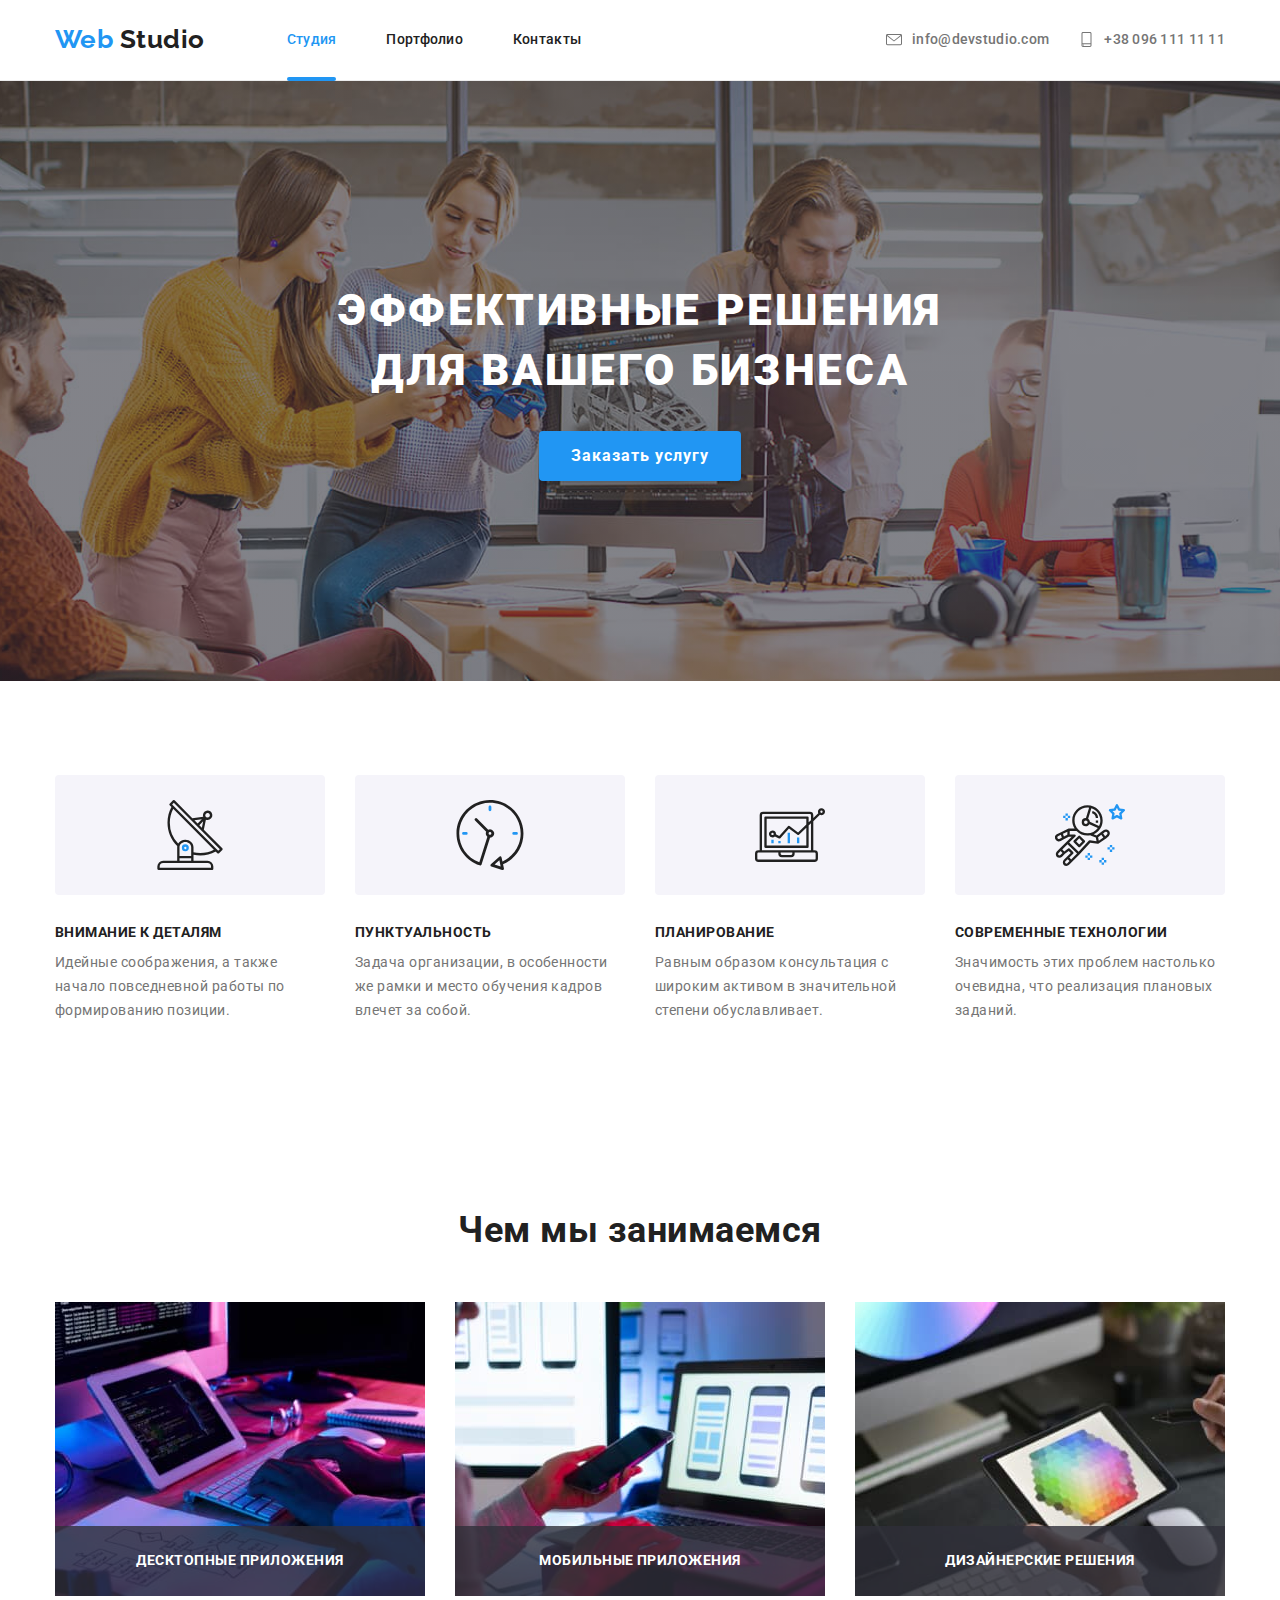
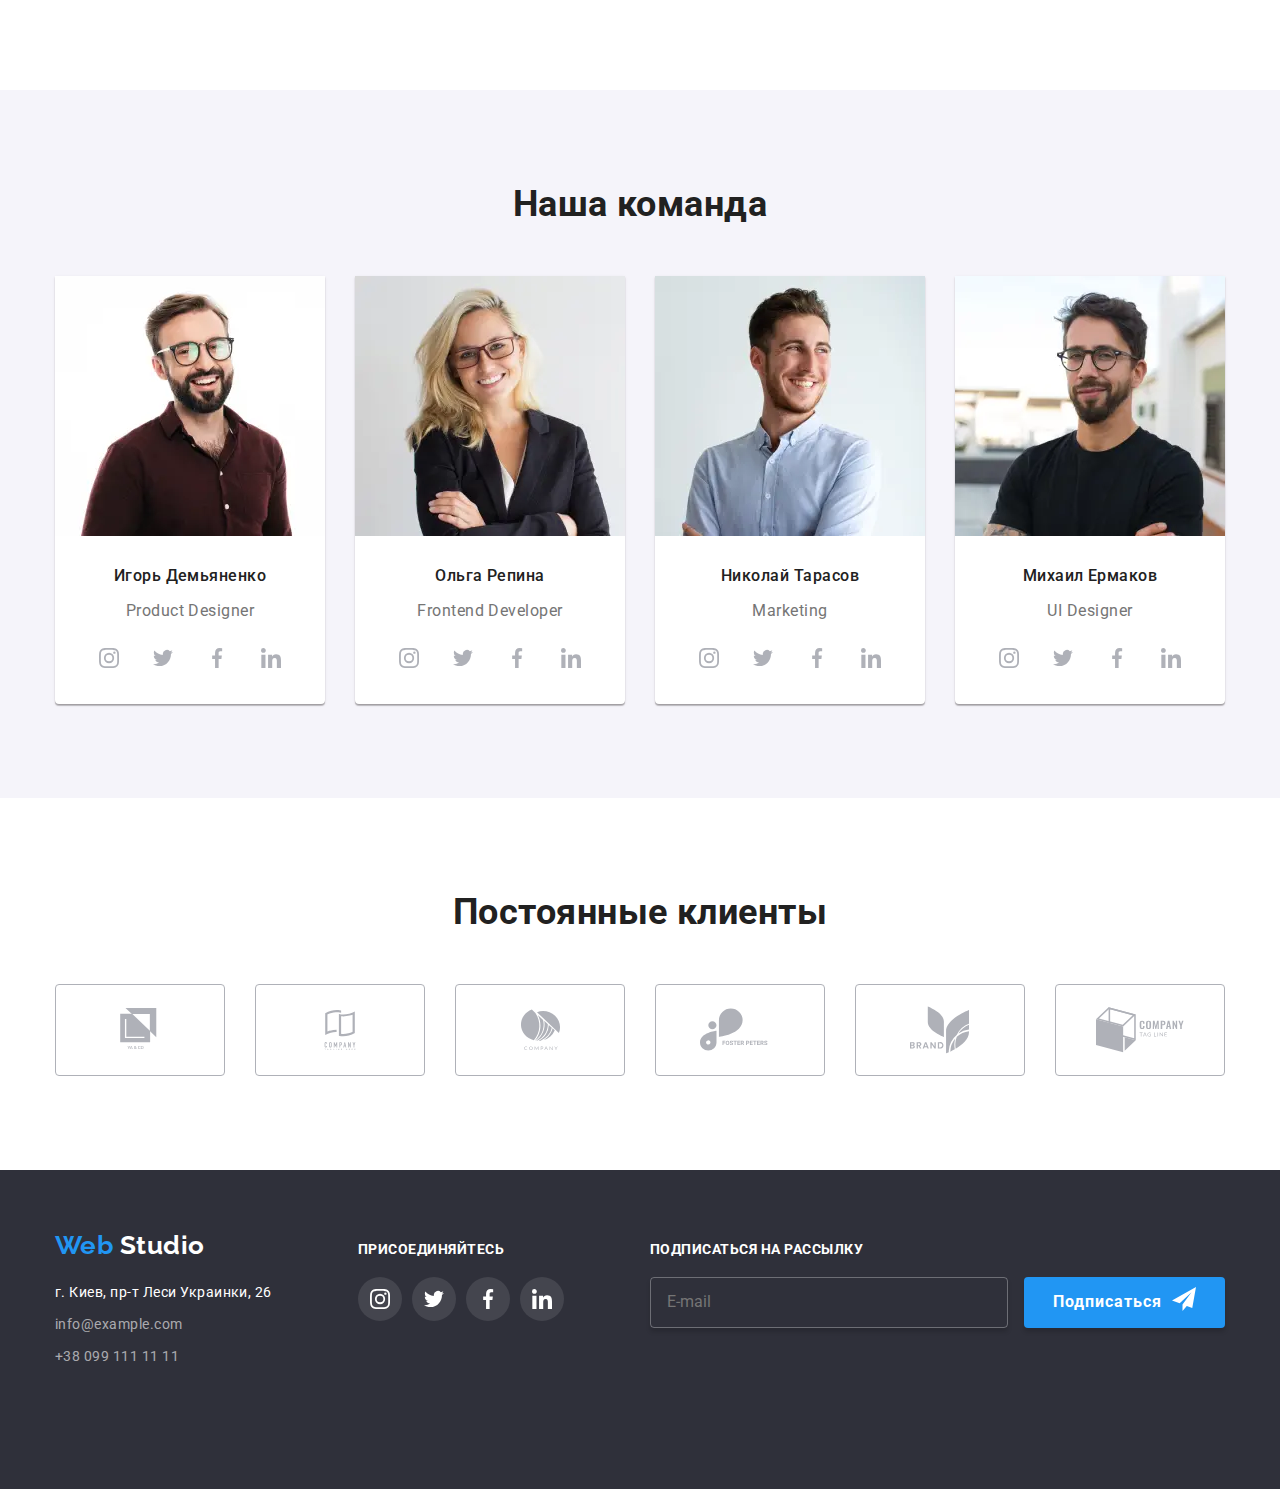
<file: index.html>
<!DOCTYPE html>
<html lang="ru">

<head>
  <meta charset="UTF-8" />
  <meta name="viewport" content="width=device-width, initial-scale=1.0" />
  <title>Document</title>
  <link rel="stylesheet" href="./css/main.min.css" />
</head>

<body class="page">
  <!-- header -->
  <header class="head">
    <div class="container header">
      <nav class="main-nav">
        <a href="" class="logo logo-main">
          Web <span class="item">Studio</span>
        </a>

        <button type="button" class="menu-burger" aria-expanded="false" aria-controls="menu-container" data-menu-button>
          <svg width="40" height="40" aria-label="Переключатель мобильного меню">
            <use class="icon-cross" href="./images/symbol-defs.svg#close-burger"></use>
            <use class="icon-menu" href="./images/symbol-defs.svg#menu-burger"></use>
          </svg>
        </button>

        <div class="menu-container" id="menu-container" data-menu>
          <ul class="site-nav">
            <li class="item">
              <a href="" class="link current">
                Студия
              </a>
            </li>
            <li class="item">
              <a href="./portfolio.html" class="link">Портфолио</a>
            </li>
            <li class="item">
              <a href="" class="link">Контакты</a>
            </li>
          </ul>

          <ul class="contacts-header">
            <li class="item">
              <a href="mailto:info@devstudio.com" class="link" aria-label="Написать">
                <svg class="mail-icon">
                  <use href="./images/symbol-defs.svg#mail-icon"></use>
                </svg>
                info@devstudio.com
              </a>
            </li>
            <li class="item">
              <a href="tel:+380991111111" class="link" aria-label="Позвонить">
                <svg class="phone-icon">
                  <use href="./images/symbol-defs.svg#phone-icon"></use>
                </svg>
                +38 096 111 11 11</a>
            </li>
          </ul>
        </div>
      </nav>
    </div>
  </header>
  <main style="flex: 1 0 auto">
    <!-- hero -->
    <section class="hero">
      <div class="hero-main">
        <h1 class="hero-title">эффективные решения для вашего бизнеса</h1>
        <button class="button" data-modal-open>Заказать услугу</button>
      </div>
    </section>

    <!-- featurers -->
    <section class="section border">
      <div class="container">
        <h2 class="title-hidden">Преимущества</h2>

        <ul class="features">
          <li class="item">
            <div class="features-image">
              <svg class="features-icon">
                <use href="./images/symbol-defs.svg#antenna"></use>
              </svg>
            </div>
            <h3 class="title">Внимание к деталям</h3>
            <p class="description">
              Идейные соображения, а также начало повседневной работы по
              формированию позиции.
            </p>
          </li>
          <li class="item">
            <div class="features-image">
              <svg class="features-icon">
                <use href="./images/symbol-defs.svg#clock"></use>
              </svg>
            </div>
            <h3 class="title">Пунктуальность</h3>
            <p class="description">
              Задача организации, в особенности же рамки и место обучения
              кадров влечет за собой.
            </p>
          </li>
          <li class="item">
            <div class="features-image">
              <svg class="features-icon">
                <use href="./images/symbol-defs.svg#diagram"></use>
              </svg>
            </div>
            <h3 class="title">Планирование</h3>
            <p class="description">
              Равным образом консультация с широким активом в значительной
              степени обуславливает.
            </p>
          </li>
          <li class="item">
            <div class="features-image">
              <svg class="features-icon">
                <use href="./images/symbol-defs.svg#astronaut"></use>
              </svg>
            </div>
            <h3 class="title">Современные технологии</h3>
            <p class="description">
              Значимость этих проблем настолько очевидна, что реализация
              плановых заданий.
            </p>
          </li>
        </ul>
      </div>
    </section>

    <!-- our-work -->
    <section class="section no-visible">
      <div class="container">
        <h2 class="section-title">Чем мы занимаемся</h2>

        <ul class="our-work">
          <li class="item">
            <picture>
              <source srcset="./images/img/haw-we-do/business.webp 1x, ./images/img/haw-we-do/business2-450@2x.webp 2x"
                media="(min-width 1200px)" type="image/webp">
              <source srcset="./images/img/haw-we-do/business.jpg 1x, ./images/img/haw-we-do/business2-450@2x.jpg 2x"
                media="(min-width 1200px)">
              <img src="./images/img/haw-we-do/business.jpg" alt="Десктопные приложения" width="370" />
            </picture>

            <h3 class="title">Десктопные приложения</h3>
          </li>
          <li class="item">
            <picture>
              <source
                srcset="./images/img/haw-we-do/mobile-apps.webp 1x, ./images/img/haw-we-do/mobile-apps-450@2x.webp 2x"
                media="(min-width 1200px)" type="image/webp">
              <source
                srcset="./images/img/haw-we-do/mobile-apps.jpg 1x, ./images/img/haw-we-do/mobile-apps-450@2x.jpg 2x"
                media="(min-width 1200px)">
              <img src="./images/img/haw-we-do/mobile-apps.jpg" alt="Мобильные приложения" width="370" />
            </picture>

            <h3 class="title">Мобильные приложения</h3>
          </li>
          <li class="item">
            <picture>
              <source srcset="./images/img/haw-we-do/design.webp 1x, ./images/img/haw-we-do/design-450@2x.webp 2x "
                media="(min-width 1200px)" type="image/webp">
              <source srcset="./images/img/haw-we-do/design.jpg 1x, ./images/img/haw-we-do/design-450@2x.jpg 2x "
                media="(min-width 1200px)">
              <img src="./images/img/haw-we-do/design.jpg" alt="Дизайнерские решения" width="370" />
            </picture>

            <h3 class="title">Дизайнерские решения</h3>
          </li>
        </ul>
      </div>
    </section>

    <!-- our-team -->
    <section class="section team-container">
      <div class="container">
        <h2 class="section-title">Наша команда</h2>

        <ul class="our-team">
          <li class="item">
            <picture>
              <source
                srcset="./images/img/team-desctop/desctop-igor1x.webp 1x, ./images/img/team-desctop/desctop-igor@2x.webp 2x"
                media="(min-width: 1200px)" type="image/webp">
              <source
                srcset="./images/img/team-desctop/desctop-igor1x.jpg 1x, ./images/img/team-desctop/desctop-igor@2x.jpg 2x"
                media="(min-width: 1200px)">
              <source
                srcset="./images/img/team-tablet/tablet-igor1x.webp 1x, ./images/img/team-tablet/tablet-igor@2x.webp 2x"
                media="(min-width: 768px)" type="image/webp">
              <source
                srcset="./images/img/team-tablet/tablet-igor1x.jpg 1x, ./images/img/team-tablet/tablet-igor@2x.jpg 2x"
                media="(min-width: 768px)">
              <source
                srcset="./images/img/team-smart/smart-igor1x.webp 1x, ./images/img/team-smart/smart-igor@2x.webp 2x"
                media="(min-width: 320px)" type="image/webp">
              <source srcset="./images/img/team-smart/smart-igor1x.jpg 1x, ./images/img/team-smart/smart-igor@2x.jpg 2x"
                media="(min-width: 320px)">
              <img src="./images/img/team-smart/smart-igor1x.jpg" alt="Николай Кучеренко" />
            </picture>

            <h3 class="title">Игорь Демьяненко</h3>
            <p class="description">Product Designer</p>
            <ul class="list">
              <li class="item-social">
                <a href="" class="link">
                  <svg class="social-media">
                    <use href="./images/symbol-defs.svg#instagram"></use>
                  </svg>
                </a>
              </li>
              <li class="item-social">
                <a href="" class="link">
                  <svg class="social-media">
                    <use href="./images/symbol-defs.svg#twitter"></use>
                  </svg>
                </a>
              </li>
              <li class="item-social">
                <a href="" class="link">
                  <svg class="social-media">
                    <use href="./images/symbol-defs.svg#facebook"></use>
                  </svg>
                </a>
              </li>
              <li class="item-social">
                <a href="" class="link">
                  <svg class="social-media">
                    <use href="./images/symbol-defs.svg#linkedin"></use>
                  </svg>
                </a>
              </li>
            </ul>
          </li>
          <li class="item">
            <picture>
              <source
                srcset="./images/img/team-desctop/desctop-olga1x.webp 1x, ./images/img/team-desctop/desctop-olga@2x.webp 2x"
                media="(min-width: 1200px)" type="image/webp">
              <source
                srcset="./images/img/team-desctop/desctop-olga1x.jpg 1x, ./images/img/team-desctop/desctop-olga@2x.jpg 2x"
                media="(min-width: 1200px)">
              <source
                srcset="./images/img/team-tablet/tablet-olga1x.webp 1x, ./images/img/team-tablet/tablet-olga@2x.webp 2x"
                media="(min-width: 768px)" type="image/webp">
              <source
                srcset="./images/img/team-tablet/tablet-olga1x.jpg 1x, ./images/img/team-tablet/tablet-olga@2x.jpg 2x"
                media="(min-width: 768px)">
              <source
                srcset="./images/img/team-smart/smart-olga1x.webp 1x, ./images/img/team-smart/smart-olga@2x.webp 2x"
                media="(min-width: 320px)" type="image/webp">
              <source srcset="./images/img/team-smart/smart-olga1x.jpg 1x, ./images/img/team-smart/smart-olga@2x.jpg 2x"
                media="(min-width: 320px)">
              <img src="./images/img/team-smart/smart-olga1x.jpg" alt="Ольга Иванова" />
            </picture>

            <h3 class="title">Ольга Репина</h3>
            <p class="description">Frontend Developer</p>
            <ul class="list">
              <li class="item-social">
                <a href="" class="link">
                  <svg class="social-media">
                    <use href="./images/symbol-defs.svg#instagram"></use>
                  </svg>
                </a>
              </li>
              <li class="item-social">
                <a href="" class="link">
                  <svg class="social-media">
                    <use href="./images/symbol-defs.svg#twitter"></use>
                  </svg>
                </a>
              </li>
              <li class="item-social">
                <a href="" class="link">
                  <svg class="social-media">
                    <use href="./images/symbol-defs.svg#facebook"></use>
                  </svg>
                </a>
              </li>
              <li class="item-social">
                <a href="" class="link">
                  <svg class="social-media">
                    <use href="./images/symbol-defs.svg#linkedin"></use>
                  </svg>
                </a>
              </li>
            </ul>
          </li>
          <li class="item">
            <picture>
              <source
                srcset="./images/img/team-desctop/desctop-nikolay1x.webp 1x, ./images/img/team-desctop/desctop-nikolay@2x.webp 2x"
                media="(min-width: 1200px)" type="image/webp">
              <source
                srcset="./images/img/team-desctop/desctop-nikolay1x.jpg 1x, ./images/img/team-desctop/desctop-nikolay@2x.jpg 2x"
                media="(min-width: 1200px)">
              <source
                srcset="./images/img/team-tablet/tablet-nikolay1x.webp 1x, ./images/img/team-tablet/tablet-nikolay@2x.webp 2x"
                media="(min-width: 768px)" type="image/webp">
              <source
                srcset="./images/img/team-tablet/tablet-nikolay1x.jpg 1x, ./images/img/team-tablet/tablet-nikolay@2x.jpg 2x"
                media="(min-width: 768px)">
              <source
                srcset="./images/img/team-smart/smart-nikolay1x.webp 1x, ./images/img/team-smart/smart-nikolay@2x.webp 2x"
                media="(min-width: 320px)" type="image/webp">
              <source
                srcset="./images/img/team-smart/smart-nikolay1x.jpg 1x, ./images/img/team-smart/smart-nikolay@2x.jpg 2x"
                media="(min-width: 320px)">
              <img src="./images/img/team-smart/smart-nikolay1x.jpg" alt="Андрей Шевченко" />
            </picture>

            <h3 class="title">Николай Тарасов</h3>
            <p class="description">Marketing</p>
            <ul class="list">
              <li class="item-social">
                <a href="" class="link">
                  <svg class="social-media">
                    <use href="./images/symbol-defs.svg#instagram"></use>
                  </svg>
                </a>
              </li>
              <li class="item-social">
                <a href="" class="link">
                  <svg class="social-media">
                    <use href="./images/symbol-defs.svg#twitter"></use>
                  </svg>
                </a>
              </li>
              <li class="item-social">
                <a href="" class="link">
                  <svg class="social-media">
                    <use href="./images/symbol-defs.svg#facebook"></use>
                  </svg>
                </a>
              </li>
              <li class="item-social">
                <a href="" class="link">
                  <svg class="social-media">
                    <use href="./images/symbol-defs.svg#linkedin"></use>
                  </svg>
                </a>
              </li>
            </ul>
          </li>
          <li class="item">
            <picture>
              <source
                srcset="./images/img/team-desctop/desctop-mihail1x.webp 1x, ./images/img/team-desctop/desctop-mihail@2x.webp 2x"
                media="(min-width: 1200px)" type="image/webp">
              <source
                srcset="./images/img/team-desctop/desctop-mihail1x.jpg 1x, ./images/img/team-desctop/desctop-mihail@2x.jpg 2x"
                media="(min-width: 1200px)">
              <source
                srcset="./images/img/team-tablet/tablet-mihail1x.webp 1x, ./images/img/team-tablet/tablet-mihail@2x.webp 2x"
                media="(min-width: 768px)" type="image/webp">
              <source
                srcset="./images/img/team-tablet/tablet-mihail1x.jpg 1x, ./images/img/team-tablet/tablet-mihail@2x.jpg 2x"
                media="(min-width: 768px)">
              <source
                srcset="./images/img/team-smart/smart-mihail1x.webp 1x, ./images/img/team-smart/smart-mihail@2x.webp
                2x"
                media="(min-width: 320px)" type="image/webp">
              <source
                srcset="./images/img/team-smart/smart-mihail1x.jpg 1x, ./images/img/team-smart/smart-mihail@2x.jpg 2x"
                media="(min-width: 320px)">
              <img src="./images/img/team-smart/smart-mihail1x.jpg" alt="Иван Николаев" />
            </picture>

            <h3 class="title">Михаил Ермаков</h3>
            <p class="description">UI Designer</p>
            <ul class="list">
              <li class="item-social">
                <a href="" class="link">
                  <svg class="social-media">
                    <use href="./images/symbol-defs.svg#instagram"></use>
                  </svg>
                </a>
              </li>
              <li class="item-social">
                <a href="" class="link">
                  <svg class="social-media">
                    <use href="./images/symbol-defs.svg#twitter"></use>
                  </svg>
                </a>
              </li>
              <li class="item-social">
                <a href="" class="link">
                  <svg class="social-media">
                    <use href="./images/symbol-defs.svg#facebook"></use>
                  </svg>
                </a>
              </li>
              <li class="item-social">
                <a href="" class="link">
                  <svg class="social-media">
                    <use href="./images/symbol-defs.svg#linkedin"></use>
                  </svg>
                </a>
              </li>
            </ul>
          </li>
        </ul>
      </div>
    </section>

    <!-- our-clients -->
    <section class="section">
      <div class="container">
        <h2 class="section-title">Постоянные клиенты</h2>

        <ul class="our-clients">
          <li class="item">
            <a href="" class="link">
              <svg class="client-icon" width="44" height="90">
                <use href="./images/symbol-defs.svg#client-one"></use>
              </svg>
            </a>
          </li>
          <li class="item">
            <a href="" class="link">
              <svg class="client-icon" width="40" height="90">
                <use href="./images/symbol-defs.svg#client-two"></use>
              </svg>
            </a>
          </li>
          <li class="item">
            <a href="" class="link">
              <svg class="client-icon" width="41" height="90">
                <use href="./images/symbol-defs.svg#client-three"></use>
              </svg>
            </a>
          </li>
          <li class="item">
            <a href="" class="link">
              <svg class="client-icon" width="80" height="90">
                <use href="./images/symbol-defs.svg#client-four"></use>
              </svg>
            </a>
          </li>
          <li class="item">
            <a href="" class="link">
              <svg class="client-icon" width="59" height="90">
                <use href="./images/symbol-defs.svg#client-five"></use>
              </svg>
            </a>
          </li>
          <li class="item">
            <a href="" class="link">
              <svg class="client-icon" width="88" height="90">
                <use href="./images/symbol-defs.svg#client-six"></use>
              </svg>
            </a>
          </li>
        </ul>
      </div>
    </section>
  </main>

  <!-- footer -->
  <footer class="footer">
    <div class="container footer-content">
      <div class="footer-contacts">
        <a href="" class="logo logo-secondary">
          Web <span class="item">Studio</span>
        </a>
        <address class="contacts">
          <div class="map-address">г. Киев, пр-т Леси Украинки, 26</div>
          <div class="footer-mail">
            <a href="mailto:info@example.com" class="link">info@example.com</a>
          </div>
          <div class="footer-tel">
            <a href="tel:+380991111111" class="link">+38 099 111 11 11</a>
          </div>
        </address>
      </div>

      <div class="social-media-footer">
        <b>присоединяйтесь</b>
        <ul class="list">
          <li class="item">
            <a href="" class="icon-social">
              <svg class="social-media">
                <use href="./images/symbol-defs.svg#instagram"></use>
              </svg>
            </a>
          </li>
          <li class="item">
            <a href="" class="icon-social">
              <svg class="social-media">
                <use href="./images/symbol-defs.svg#twitter"></use>
              </svg>
            </a>
          </li>
          <li class="item">
            <a href="" class="icon-social">
              <svg class="social-media">
                <use href="./images/symbol-defs.svg#facebook"></use>
              </svg>
            </a>
          </li>
          <li class="item">
            <a href="" class="icon-social">
              <svg class="social-media">
                <use href="./images/symbol-defs.svg#linkedin"></use>
              </svg>
            </a>
          </li>
        </ul>
      </div>

      <div class="footer-submit">
        <b>подписаться на рассылку</b>
        <form class="js-speaker-form">
          <input type="email" name="mail" placeholder="E-mail" />
          <button type="submit" class="button">
            Подписаться<svg class="send">
              <use href="./images/symbol-defs.svg#send"></use>
            </svg>
          </button>
        </form>
      </div>
    </div>
  </footer>



  <!-- Modal Window -->

      <div class="backdrop is-hidden" data-modal>
        <div class="modal">


          <form action="#" class="modal-form-box">

            <button type="button" class="btn-modal" data-modal-close>
              <svg class="modal-icon" width="18" height="18">
                <use href="./images/sprite.svg#close-back-18dp"></use>
              </svg>
            </button>
            <h2 class="section-title-top">Оставьте свои данные, мы вам перезвоним</h2>

            <div class="modal-form-field">
              <label class="modal-label" for="name-form">
                <span class="text-dec-label">Имя</span>
                <input class="contact-form-text" type="text" name="user-name*" id="name-form">
                <svg class="icon-form-input">
                  <use xlink:href="./images/sprite.svg#icon-human" />
                </svg>
              </label>
            </div>

            <div class="modal-form-field">
              <label for="tel-form">
                <span class="text-dec-label">Телефон</span>
                <input class="contact-form-text" type="tel" name="tel*" id="tel-form">
                <svg class="icon-form-input">
                  <use xlink:href="./images/sprite.svg#icon-tel" />
                </svg>
              </label>
            </div>


            <div class="modal-form-field">
              <label for="mail-form">
                <span class="text-dec-label">Почта</span>
                <input class="contact-form-text" type="email" name="mail*" id="mail-form">
                <svg class="icon-form-input">
                  <use xlink:href="./images/sprite.svg#icon-mail" />
                </svg>
              </label>
            </div>


            <div class="modal-form-field">
              <label for="comment-form">
                <span class="text-dec-label">Комментарий</span>
                <textarea class="contact-form-massage" placeholder="Введите текст" name="user-messag"
                  id="comment-form"></textarea>
              </label>
            </div>

            <div class="modal-form-confirmation">
              <input class="contact-form-input visually-hidden" type="checkbox" value="accept" name="policy"
                id="policy">
              <label class="confirmation" for="policy">
                <span class="confirmation-title">Соглашаюсь с рассылкойи принимаю &nbsp;
                <a href="./index.html" class="accept-text-desc">Условия договора</a></span>
              </label>
            </div>

            <button type="submit" class="btn-modal-push">Отправить</button>
          </form>


        </div>
      </div>
  <script src="./js/modal.js"></script>
  <script src="./js/menu.js"></script>
</body>

</html>
</file>
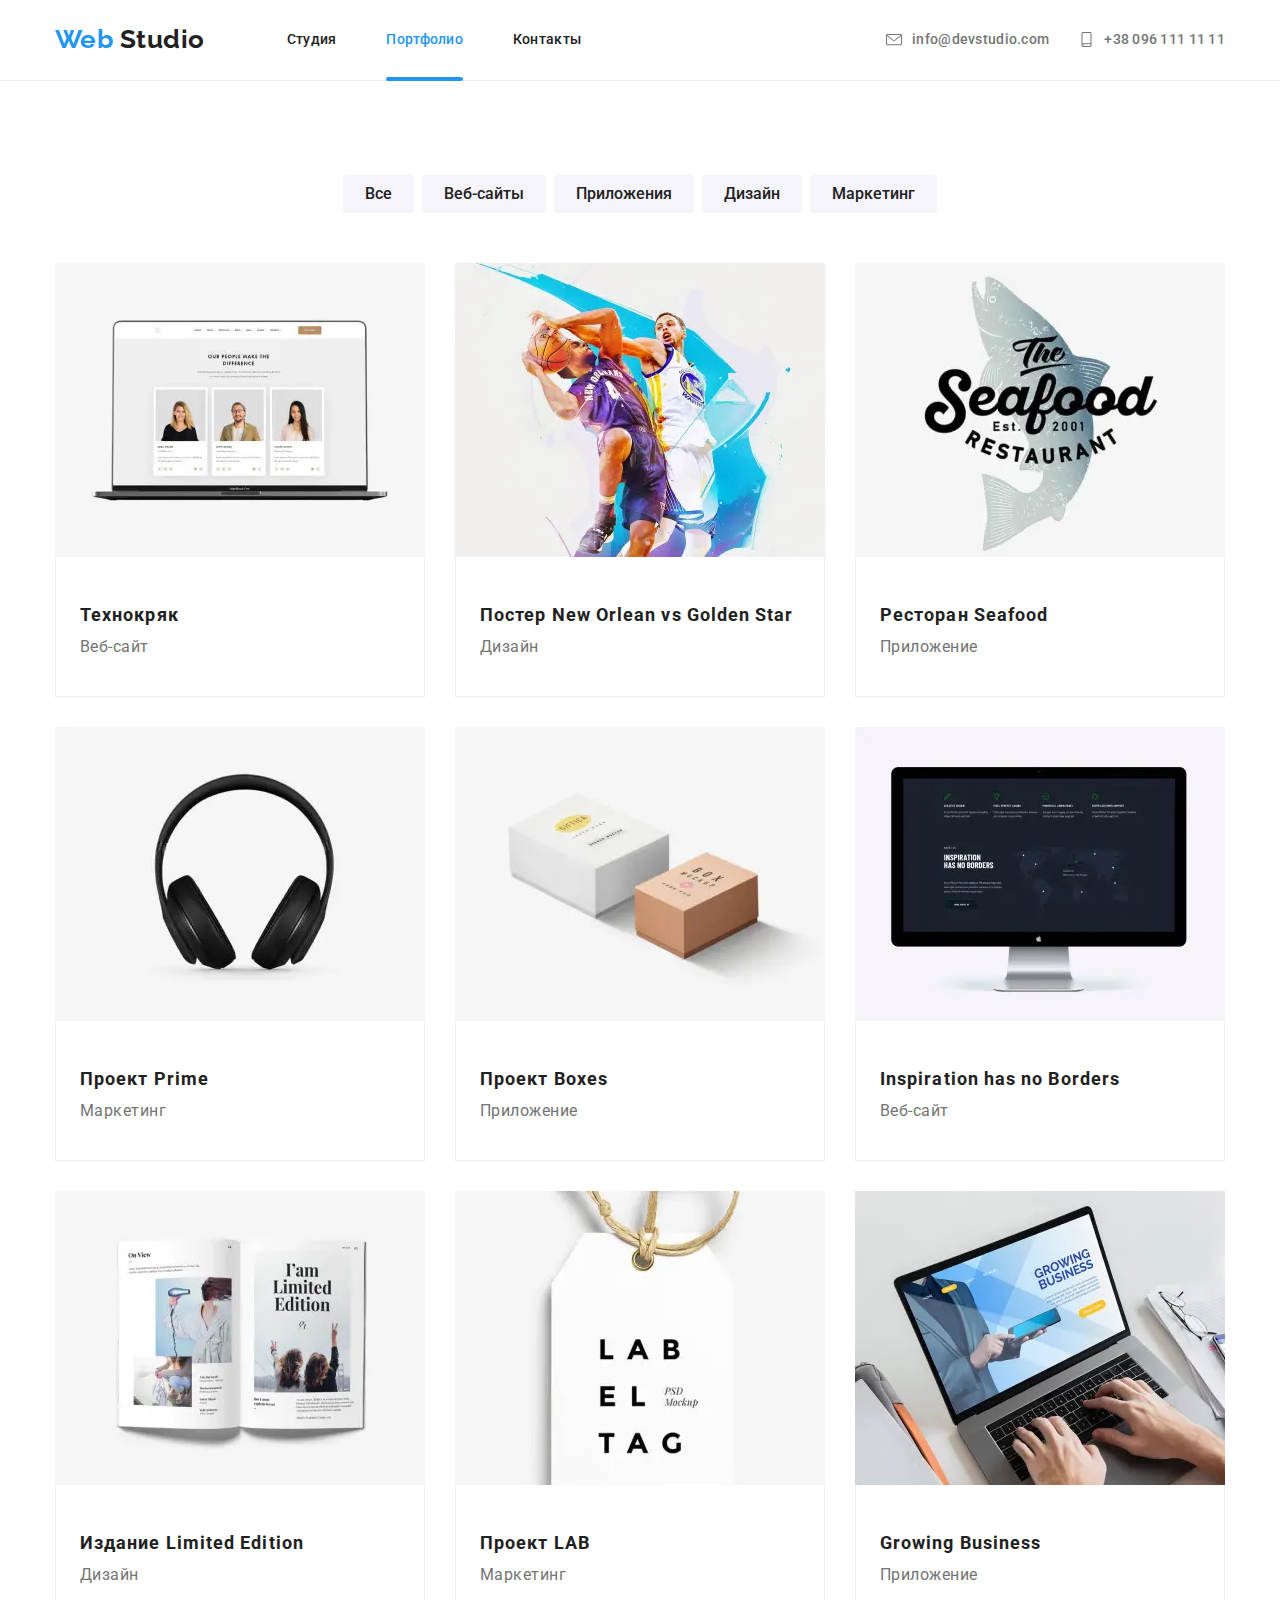
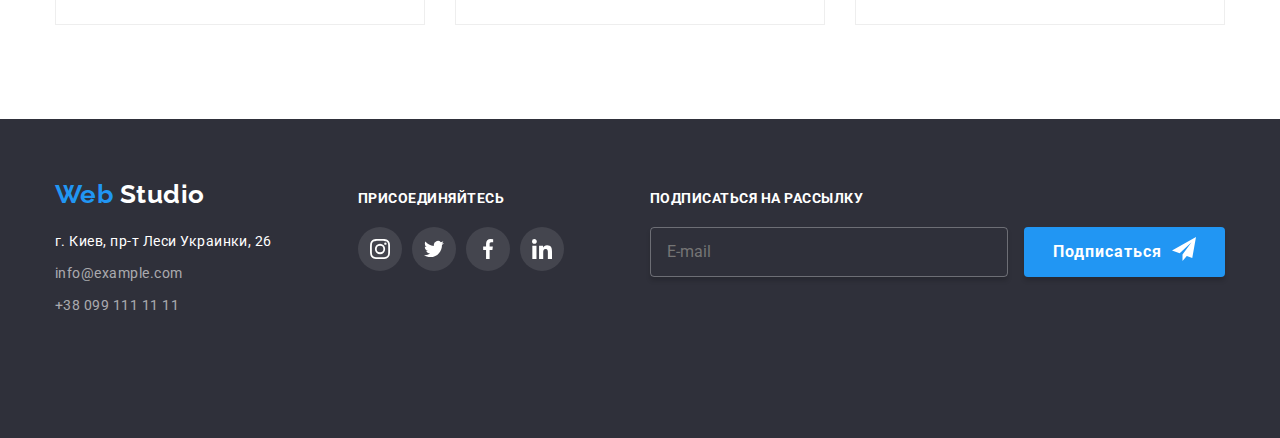
<file: portfolio.html>
<!DOCTYPE html>
<html lang="ru">

<head>
  <meta charset="UTF-8" />
  <meta name="viewport" content="width=device-width, initial-scale=1.0" />
  <title>Document</title>
  <link rel="stylesheet" href="./css/main.min.css" />
</head>

<body class="page">
  <!-- header -->
  <header class="head">
    <div class="container header">
      <nav class="main-nav">
        <a href="./index.html" class="logo logo-main">
          Web <span class="item">Studio</span>
        </a>

        <button type="button" class="menu-burger" aria-expanded="false" aria-controls="menu-container" data-menu-button>
          <svg width="40" height="40" aria-label="Переключатель мобильного меню">
            <use class="icon-cross" href="./images/symbol-defs.svg#close-burger"></use>
            <use class="icon-menu" href="./images/symbol-defs.svg#menu-burger"></use>
          </svg>
        </button>

        <div class="menu-container" id="menu-container" data-menu>
          <ul class="site-nav">
            <li class="item">
              <a href="./index.html" class="link">
                Студия
              </a>
            </li>
            <li class="item">
              <a href="" class="link current">Портфолио</a>
            </li>
            <li class="item">
              <a href="" class="link">Контакты</a>
            </li>
          </ul>

          <ul class="contacts-header">
            <li class="item">
              <a href="mailto:info@devstudio.com" class="link" aria-label="Написать">
                <svg class="mail-icon">
                  <use href="./images/symbol-defs.svg#mail-icon"></use>
                </svg>
                info@devstudio.com
              </a>
            </li>
            <li class="item">
              <a href="tel:+380991111111" class="link" aria-label="Позвонить">
                <svg class="phone-icon">
                  <use href="./images/symbol-defs.svg#phone-icon"></use>
                </svg>
                +38 096 111 11 11</a>
            </li>
          </ul>
        </div>
      </nav>
    </div>
  </header>

  <main>
    <h1 class="portfolio-header">Портфолио</h1>
    <section class="section portfolio-container">
      <div class="container">
        <ul class="portfolio-filter">
          <li class="item">
            <button type="button" class="filter-button">Все</button>
          </li>
          <li class="item">
            <button type="button" class="filter-button">Веб-сайты</button>
          </li>
          <li class="item">
            <button type="button" class="filter-button">Приложения</button>
          </li>
          <li class="item">
            <button type="button" class="filter-button">Дизайн</button>
          </li>
          <li class="item">
            <button type="button" class="filter-button">Маркетинг</button>
          </li>
        </ul>

        <h2 class="title-hidden">Примеры работ</h2>
        <ul class="examples">
          <li class="item">
            <a href="">
              <div class="thumb">
                <picture>
                  <source srcset="./images/img/portfolio-desctop/desctop-tehno1x.webp 1x,
                       ./images/img/portfolio-desctop/desctop-tehno@2x.webp 2x" media="(min-width: 1200px)"
                    type="image/webp">
                  <source srcset="./images/img/portfolio-desctop/desctop-tehno1x.jpg 1x,
                       ./images/img/portfolio-desctop/desctop-tehno@2x.jpg 2x" media="(min-width: 1200px)">
                  <source srcset="./images/img/portfolio-tablet-img/tehno-tablet-1x.webp 1x,
                        ./images/img/portfolio-tablet-img/tehno-tablet@2x.webp 2x" media="(min-width: 768px)"
                    type="image/webp">
                  <source srcset="./images/img/portfolio-tablet-img/tehono-tablet-1x.jpg 1x,
                       ./images/img/portfolio-tablet-img/tehono-tablet@2x.jpg 2x" media="(min-width: 768px)">
                  <source srcset="./images/img/portfolio-smart-img/mobile-smart1x.webp 1x,
                       ./images/img/portfolio-smart-img/mobile-smart@2x.webp 2x" media="(min-width: 320px)"
                    type="image/webp">
                  <source srcset="./images/img/portfolio-smart-img/mobile-smart1x.jpg 1x,
                       ./images/img/portfolio-smart-img/mobile-smart@2x.jpg 2x" media="(min-width: 320px)">
                  <img src="./images/img/portfolio-smart-img/mobile-smart1x.jpg" alt="Технокряк" />
                </picture>
                <p class="examples-text">
                  Технокряк это современная площадка распространения
                  коронавируса. Компании используют эту платформу для
                  цифрового шпионажа и атак на защищённые сервера конкурентов.
                </p>
              </div>
              <div class="description">
                <h3 class="title">Технокряк</h3>
                <p class="examples-description">Веб-сайт</p>
              </div>
            </a>
          </li>

          <li class="item">
            <a href="">
              <div class="thumb">
                <picture>
                  <source srcset="./images/img/portfolio-desctop/desctop-new1x.webp 1x,
                       ./images/img/portfolio-desctop/desctop-new@2x.webp 2x" media="(min-width: 1200px)"
                    type="image/webp">
                  <source srcset="./images/img/portfolio-desctop/desctop-new1x.jpg 1x,
                       ./images/img/portfolio-desctop/desctop-new@2x.jpg 2x" media="(min-width: 1200px)">
                  <source srcset="./images/img/portfolio-tablet-img/new-orlean-tablet-1x.webp 1x,
                       ./images/img/portfolio-tablet-img/new-orlean-tablet@2x.webp 2x" media="(min-width: 768px)"
                    type="image/webp">
                  <source srcset="./images/img/portfolio-tablet-img/new-orlean-tablet-1x.jpg 1x,
                       ./images/img/portfolio-tablet-img/new-orlean-tablet-@2x.jpg 2x" media="(min-width: 768px)">
                  <source srcset="./images/img/portfolio-smart-img/mobile-neworlean1x.webp 1x,
                       ./images/img/portfolio-smart-img/mobile-neworlean@2x.webp 2x" media="(min-width: 320px)"
                    type="image/webp">
                  <source srcset="./images/img/portfolio-smart-img/mobile-neworlean1x.jpg 1x,
                       ./images/img/portfolio-smart-img/mobile-neworlean@2x.jpg 2x" media="(min-width: 320px)">
                  <img src="./images/img/portfolio-smart-img/mobile-neworlean1x.jpg" alt="New Orlean vs Golden Stars" />
                </picture>

                <p class="examples-text">
                  Технокряк это современная площадка распространения
                  коронавируса. Компании используют эту платформу для
                  цифрового шпионажа и атак на защищённые сервера конкурентов.
                </p>
              </div>
              <div class="description">
                <h3 class="title">Постер New Orlean vs Golden Star</h3>
                <p class="examples-description">Дизайн</p>
              </div>
            </a>
          </li>

          <li class="item">
            <a href="">
              <div class="thumb">
                <picture>
                  <source srcset="./images/img/portfolio-desctop/desctop-sea1x.webp 1x,
                       ./images/img/portfolio-desctop/desctop-sea@2x.webp 2x" media="(min-width: 1200px)"
                    type="image/webp">
                  <source srcset="./images/img/portfolio-desctop/desctop-sea1x.jpg 1x,
                       ./images/img/portfolio-desctop/desctop-sea@2x.jpg 2x" media="(min-width: 1200px)">
                  <source srcset="./images/img/portfolio-tablet-img/tablet-seafood-1x.webp 1x,
                       ./images/img/portfolio-tablet-img/tablet-seafood@2x.webp 2x" media="(min-width: 768px)"
                    type="image/webp">
                  <source srcset="./images/img/portfolio-tablet-img/tablet-seafood-1x.jpg 1x,
                       ./images/img/portfolio-tablet-img/tablet-seafood@2x.jpg 2x" media="(min-width: 768px)">
                  <source srcset="./images/img/portfolio-smart-img/mobile-seafood1x.webp 1x,
                       ./images/img/portfolio-smart-img/mobile-seafood@2x.webp 2x" media="(min-width: 320px)"
                    type="image/webp">
                  <source srcset="./images/img/portfolio-smart-img/mobile-seafood1x.jpg 1x,
                       ./images/img/portfolio-smart-img/mobile-seafood@2x.jpg 2x" media="(min-width: 320px)">
                  <img src="./images/img/portfolio-smart-img/mobile-seafood1x.jpg" alt="Технокряк" />
                </picture>

                <p class="examples-text">
                  Технокряк это современная площадка распространения
                  коронавируса. Компании используют эту платформу для
                  цифрового шпионажа и атак на защищённые сервера конкурентов.
                </p>
              </div>
              <div class="description">
                <h3 class="title">Ресторан Seafood</h3>
                <p class="examples-description">Приложение</p>
              </div>
            </a>
          </li>
          <li class="item">
            <a href="">
              <div class="thumb">
                <picture>
                  <source srcset="./images/img/portfolio-desctop/desctop-prime1x.webp 1x,
                       ./images/img/portfolio-desctop/desctop-prime@2x.webp 2x" media="(min-width: 1200px)"
                    type="image/webp">
                  <source srcset="./images/img/portfolio-desctop/desctop-prime1x.jpg 1x,
                       ./images/img/portfolio-desctop/desctop-prime@2x.jpg 2x" media="(min-width: 1200px)">
                  <source srcset="./images/img/portfolio-tablet-img/tablet-prime-1x.webp 1x,
                       ./images/img/portfolio-tablet-img/tablet-prime@2x.webp 2x" media="(min-width: 768px)"
                    type="image/webp">
                  <source srcset="./images/img/portfolio-tablet-img/tablet-prime-1x.jpg 1x,
                       ./images/img/portfolio-tablet-img/tablet-prime@2x.jpg 2x" media="(min-width: 768px)">
                  <source srcset="./images/img/portfolio-smart-img/mobile-prime1x.webp 1x,
                       ./images/img/portfolio-smart-img/mobile-prime@2x.webp 2x" media="(min-width: 320px)"
                    type="image/webp">
                  <source srcset="./images/img/portfolio-smart-img/mobile-prime1x.jpg 1x,
                       ./images/img/portfolio-smart-img/mobile-prime@2x.jpg 2x" media="(min-width: 320px)">
                  <img src="./images/img/portfolio-smart-img/mobile-smart1x.jpg" alt="Технокряк" />
                </picture>
                <p class="examples-text">
                  Технокряк это современная площадка распространения
                  коронавируса. Компании используют эту платформу для
                  цифрового шпионажа и атак на защищённые сервера конкурентов.
                </p>
              </div>
              <div class="description">
                <h3 class="title">Проект Prime</h3>
                <p class="examples-description">Маркетинг</p>
              </div>
            </a>
          </li>
          <li class="item">
            <a href="">
              <div class="thumb">
                <picture>
                  <source srcset="./images/img/portfolio-desctop/desctop-box1x.webp 1x,
                       ./images/img/portfolio-desctop/desctop-box@2x.webp 2x" media="(min-width: 1200px)"
                    type="image/webp">
                  <source srcset="../images/img/portfolio-desctop/desctop-box1x.jpg 1x,
                       ./images/img/portfolio-desctop/desctop-box@2x.jpg 2x" media="(min-width: 1200px)">
                  <source srcset="./images/img/portfolio-tablet-img/tablet-box-1x.webp 1x,
                       ./images/img/portfolio-tablet-img/tablet-box@2x.webp 2x" media="(min-width 768px)"
                    type="image/webp">
                  <source srcset="./images/img/portfolio-tablet-img/tablet-box-1x.jpg 1x,
                       ./images/img/portfolio-tablet-img/tablet-box@2x.jpg 2x" media="(min-width: 768px)">
                  <source srcset="./images/img/portfolio-smart-img/mobile-boxes1x.webp
                                                           1x,
                       ./images/img/portfolio-smart-img/mobile-boxes@2x.webp 2x" media="(min-width: 320px)"
                    type="image/webp">
                  <source srcset="./images/img/portfolio-smart-img/mobile-boxes1x.jpg 1x,
                       ./images/img/portfolio-smart-img/mobile-boxes@2x.jpg 2x" media="(min-width: 320px)">
                  <img src="./images/img/portfolio-smart-img/mobile-boxes1x.jpg" alt="Технокряк" />
                </picture>

                <p class="examples-text">
                  Технокряк это современная площадка распространения
                  коронавируса. Компании используют эту платформу для
                  цифрового шпионажа и атак на защищённые сервера конкурентов.
                </p>
              </div>
              <div class="description">
                <h3 class="title">Проект Boxes</h3>
                <p class="examples-description">Приложение</p>
              </div>
            </a>
          </li>
          <li class="item">
            <a href="">
              <div class="thumb">
                <picture>
                  <source srcset="./images/img/portfolio-desctop/desctop-inspiration1x.webp 1x,
                       ./images/img/portfolio-desctop/desctop-inspiration@2x.webp 2x" media="(min-width: 1200px)"
                    type="image/webp">
                  <source srcset="./images/img/portfolio-desctop/desctop-inspiration1x.jpg 1x,
                       ./images/img/portfolio-desctop/desctop-inspiration@2x.jpg 2x" media="(min-width: 1200px)">
                  <source srcset="./images/img/portfolio-tablet-img/tablet-inspiration-1x.webp 1x,
                       ./images/img/portfolio-tablet-img/tablet-inspiration@2x.webp 2x" media="(min-width: 768px)"
                    type="image/webp">
                  <source srcset="./images/img/portfolio-tablet-img/tablet-inspiration-1x.jpg 1x,
                       ./images/img/portfolio-tablet-img/tablet-inspiration@2x.jpg 2x" media="(min-width: 768px)">
                  <source srcset="./images/img/portfolio-smart-img/mobile-inspiration1x.webp 1x,
                       ./images/img/portfolio-smart-img/mobile-inspiration@2x.webp 2x" media="(min-width: 320px)"
                    type="image/webp">
                  <source srcset="./images/img/portfolio-smart-img/mobile-inspiration1x.jpg 1x,
                       ./images/img/portfolio-smart-img/mobile-inspiration@2x.jpg 2x" media="(min-width: 320px)">
                  <img src="./images/img/portfolio-smart-img/mobile-inspiration1x.jpg" alt="Технокряк" />
                </picture>

                <p class="examples-text">
                  Технокряк это современная площадка распространения
                  коронавируса. Компании используют эту платформу для
                  цифрового шпионажа и атак на защищённые сервера конкурентов.
                </p>
              </div>
              <div class="description">
                <h3 class="title">Inspiration has no Borders</h3>
                <p class="examples-description">Веб-сайт</p>
              </div>
            </a>
          </li>
          <li class="item">
            <a href="">
              <div class="thumb">
                <picture>
                  <source srcset="./images/img/portfolio-desctop/desctop-limited1x.webp 1x,
                       ./images/img/portfolio-desctop/desctop-limited@2x.webp 2x" media="(min-width: 1200px)"
                    type="image/webp">
                  <source srcset="./images/img/portfolio-desctop/desctop-limited1x.jpg 1x,
                       ./images/img/portfolio-desctop/desctop-limited@2x.jpg 2x" media="(min-width: 1200px)">
                  <source srcset="./images/img/portfolio-tablet-img/tablet-limited-1x.webp 1x,
                       ./images/img/portfolio-tablet-img/tablet-limited@2x.webp 2x" media="(min-width: 768px)"
                    type="image/webp">
                  <source srcset="./images/img/portfolio-tablet-img/tablet-limited-1x.jpg 1x,
                       ./images/img/portfolio-tablet-img/tablet-limited@2x.jpg 2x" media="(min-width: 768px)">
                  <source srcset="./images/img/portfolio-smart-img/mobile-limited1x.webp 1x,
                       ./images/img/portfolio-smart-img/mobile-limited@2x.webp 2x" media="(min-width 320px)"
                    type="image/webp">
                  <source srcset="./images/img/portfolio-smart-img/mobile-limited1x.jpg 1x,
                       ./images/img/portfolio-smart-img/mobile-limited@2x.jpg 2x" media="(min-width: 320px)">
                  <img src="./images/img/portfolio-smart-img/mobile-limited1x.jpg" alt="Технокряк" />
                </picture>

                <p class="examples-text">
                  Технокряк это современная площадка распространения
                  коронавируса. Компании используют эту платформу для
                  цифрового шпионажа и атак на защищённые сервера конкурентов.
                </p>
              </div>
              <div class="description">
                <h3 class="title">Издание Limited Edition</h3>
                <p class="examples-description">Дизайн</p>
              </div>
            </a>
          </li>
          <li class="item">
            <a href="">
              <div class="thumb">
                <picture>
                  <source srcset="./images/img/portfolio-desctop/desctop-lab1x.webp 1x,
                       ./images/img/portfolio-desctop/desctop-lab@2x.webp 2x" media="(min-width: 1200px)"
                    type="image/webp">
                  <source srcset="./images/img/portfolio-desctop/desctop-lab1x.jpg 1x,
                       ./images/img/portfolio-desctop/desctop-lab@2x.jpg 2x" media="(min-width: 1200px)">
                  <source srcset="./images/img/portfolio-tablet-img/tablet-lab-1x.webp 1x,
                       ./images/img/portfolio-tablet-img/tablet-lab@2x.webp 2x" media="(min-width: 768px)"
                    type="image/webp">
                  <source srcset="./images/img/portfolio-tablet-img/tablet-lab-1x.jpg 1x,
                       ./images/img/portfolio-tablet-img/tablet-lab@2x.jpg 2x" media="(min-width: 768px)">
                  <source srcset="./images/img/portfolio-smart-img/mobile-lab1x.webp 1x,
                       ./images/img/portfolio-smart-img/mobile-lab@2x.webp 2x" media="(min-width: 320px)"
                    type="image/webp">
                  <source srcset="./images/img/portfolio-smart-img/mobile-lab1x.jpg 1x,
                       ./images/img/portfolio-smart-img/mobile-lab@2x.jpg 2x" media="(min-width: 320px)">
                  <img src="./images/img/portfolio-smart-img/mobile-smart1x.jpg" alt="Технокряк" />
                </picture>

                <p class="examples-text">
                  Технокряк это современная площадка распространения
                  коронавируса. Компании используют эту платформу для
                  цифрового шпионажа и атак на защищённые сервера конкурентов.
                </p>
              </div>
              <div class="description">
                <h3 class="title">Проект LAB</h3>
                <p class="examples-description">Маркетинг</p>
              </div>
            </a>
          </li>
          <li class="item">
            <a href="">
              <div class="thumb">
                <picture>
                  <source srcset="./images/img/portfolio-desctop/desctop-growing1x.webp 1x,
                       ./images/img/portfolio-desctop/desctop-growing@2x.webp 2x" media="(min-width: 1200px)"
                    type="image/webp">
                  <source srcset="./images/img/portfolio-desctop/desctop-growing1x.jpg 1x,
                       ./images/img/portfolio-desctop/desctop-growing@2xjpg 2x" media="(min-width: 1200px)">
                  <source srcset="./images/img/portfolio-tablet-img/tablet-growing-1x.webp 1x,
                       ./images/img/portfolio-tablet-img/tablet-growing@2x.webp 2x" media="(min-width: 768px)"
                    type="image/webp">
                  <source srcset="./images/img/portfolio-tablet-img/tablet-growing-1x.jpg 1x,
                       ./images/img/portfolio-tablet-img/tablet-growing@2x.jpg 2x" media="(min-width: 768px)">
                  <source srcset="./images/img/portfolio-smart-img/mobile-business1x.webp 1x,
                       ./images/img/portfolio-smart-img/mobile-business@2x.webp 2x" media="(min-width: 320px)"
                    type="image/webp">
                  <source srcset="./images/img/portfolio-smart-img/mobile-business1x.jpg 1x,
                       ./images/img/portfolio-smart-img/mobile-business@2x.jpg" media="(min-width: 320px)">
                  <img src="./images/img/portfolio-smart-img/mobile-business1x.jpg" alt="Технокряк" />
                </picture>

                <p class="examples-text">
                  Технокряк это современная площадка распространения
                  коронавируса. Компании используют эту платформу для
                  цифрового шпионажа и атак на защищённые сервера конкурентов.
                </p>
              </div>
              <div class="description">
                <h3 class="title">Growing Business</h3>
                <p class="examples-description">Приложение</p>
              </div>
            </a>
          </li>
        </ul>
      </div>
    </section>
  </main>

  <!-- footer -->
  <!-- footer -->
  <footer class="footer">
    <div class="container footer-content">
      <div class="footer-contacts">
        <a href="" class="logo logo-secondary">
          Web <span class="item">Studio</span>
        </a>
        <address class="contacts">
          <div class="map-address">г. Киев, пр-т Леси Украинки, 26</div>
          <div class="footer-mail">
            <a href="mailto:info@example.com" class="link">info@example.com</a>
          </div>
          <div class="footer-tel">
            <a href="tel:+380991111111" class="link">+38 099 111 11 11</a>
          </div>
        </address>
      </div>

      <div class="social-media-footer">
        <b>присоединяйтесь</b>
        <ul class="list">
          <li class="item">
            <a href="" class="icon-social">
              <svg class="social-media">
                <use href="./images/symbol-defs.svg#instagram"></use>
              </svg>
            </a>
          </li>
          <li class="item">
            <a href="" class="icon-social">
              <svg class="social-media">
                <use href="./images/symbol-defs.svg#twitter"></use>
              </svg>
            </a>
          </li>
          <li class="item">
            <a href="" class="icon-social">
              <svg class="social-media">
                <use href="./images/symbol-defs.svg#facebook"></use>
              </svg>
            </a>
          </li>
          <li class="item">
            <a href="" class="icon-social">
              <svg class="social-media">
                <use href="./images/symbol-defs.svg#linkedin"></use>
              </svg>
            </a>
          </li>
        </ul>
      </div>

      <div class="footer-submit">
        <b>подписаться на рассылку</b>
        <form class="js-speaker-form">
          <input type="email" name="mail" placeholder="E-mail" />
          <button type="submit" class="button">
            Подписаться<svg class="send">
              <use href="./images/symbol-defs.svg#send"></use>
            </svg>
          </button>
        </form>
      </div>
    </div>
  </footer>

  <script src="./js/menu.js"></script>
  <script src="./js/modal.js"></script>
  <!-- <script>
      (() => {
        document
          .querySelector('.js-speaker-form')
          .addEventListener('submit', e => {
            e.preventDefault();

            new FormData(e.currentTarget).forEach((value, name) =>
              console.log(`${name}: ${value}`),
            );

            e.currentTarget.reset();
          });
      })();
    </script> -->
</body>

</html>
</file>
<file: css/main.min.css>
@import url("https://fonts.googleapis.com/css2?family=Raleway:wght@700&family=Roboto:wght@400;500;700;900&display=swap");/*! modern-normalize v0.6.0 | MIT License | https://github.com/sindresorhus/modern-normalize */*,*::before,*::after{-webkit-box-sizing:border-box;box-sizing:border-box}:root{-moz-tab-size:4;-o-tab-size:4;tab-size:4}html{line-height:1.15;-webkit-text-size-adjust:100%}body{margin:0}body{font-family:system-ui,-apple-system,"Segoe UI",Roboto,Helvetica,Arial,sans-serif,"Apple Color Emoji","Segoe UI Emoji"}hr{height:0}abbr[title]{-webkit-text-decoration:underline dotted;text-decoration:underline dotted}b,strong{font-weight:bolder}code,kbd,samp,pre{font-family:SFMono-Regular, Consolas, 'Liberation Mono', Menlo, monospace;font-size:1em}small{font-size:80%}sub,sup{font-size:75%;line-height:0;position:relative;vertical-align:baseline}sub{bottom:-0.25em}sup{top:-0.5em}button,input,optgroup,select,textarea{font-family:inherit;font-size:100%;line-height:1.15;margin:0}button,select{text-transform:none}button,[type='button'],[type='reset'],[type='submit']{-webkit-appearance:button}button::-moz-focus-inner,[type='button']::-moz-focus-inner,[type='reset']::-moz-focus-inner,[type='submit']::-moz-focus-inner{border-style:none;padding:0}button:-moz-focusring,[type='button']:-moz-focusring,[type='reset']:-moz-focusring,[type='submit']:-moz-focusring{outline:1px dotted ButtonText}fieldset{padding:0.35em 0.75em 0.625em}legend{padding:0}progress{vertical-align:baseline}[type='number']::-webkit-inner-spin-button,[type='number']::-webkit-outer-spin-button{height:auto}[type='search']{-webkit-appearance:textfield;outline-offset:-2px}[type='search']::-webkit-search-decoration{-webkit-appearance:none}::-webkit-file-upload-button{-webkit-appearance:button;font:inherit}summary{display:list-item}.site-nav,.contacts-header,.features,.our-work,.our-team,.our-team .list,.our-clients,.portfolio-filter,.examples,.social-media-footer .list{padding:0;margin:0;list-style:none}.title-hidden,.portfolio-header{position:absolute;width:1px;height:1px;margin:-1px;border:0px;padding:0px;clip:rect(0 0 0 0);overflow:hidden}.page{background-color:#fff;color:#212121;font-family:Roboto,sans-serif;letter-spacing:0.03em}.container{padding-left:15px;padding-right:15px;margin-left:auto;margin-right:auto}@media screen and (min-width: 480px){.container{width:480px}}@media screen and (min-width: 768px){.container{width:768px}}@media screen and (min-width: 1200px){.container{width:1200px}}img{display:block;width:100%;height:auto}@media screen and (max-width: 480px){.section{padding-top:60px;padding-bottom:60px}}@media screen and (min-width: 480px){.section{padding-top:60px;padding-bottom:60px}}@media screen and (min-width: 768px){.section{padding-top:60px;padding-bottom:60px}}@media screen and (min-width: 1200px){.section{padding-top:94px;padding-bottom:94px}}.section-title{margin-top:0;margin-bottom:50px;font-weight:700;font-size:28px;line-height:1.18;text-align:center;color:#212121}@media screen and (min-width: 1200px){.section-title{font-size:36px;line-height:1.16}}.logo{font-family:Raleway;font-weight:700;font-size:24px;line-height:1.16;text-decoration:none;color:#2196f3}@media screen and (min-width: 1200px){.logo{font-size:26px;line-height:1.2}}.logo-main .item{color:#212121}.logo-secondary{display:block;margin-bottom:20px}.logo-secondary .item{color:#fff}.head{position:relative}.main-nav{display:-webkit-box;display:-ms-flexbox;display:flex;-webkit-box-align:center;-ms-flex-align:center;align-items:center;min-height:60px;-webkit-box-pack:justify;-ms-flex-pack:justify;justify-content:space-between}.menu-burger{outline:none;-webkit-transition:250ms cubic-bezier(0.4, 0, 0.2, 1);transition:250ms cubic-bezier(0.4, 0, 0.2, 1)}.menu-burger:hover,.menu-burger:focus{fill:#2196f3}@media screen and (max-width: 767px){.menu-burger{display:-webkit-inline-box;display:-ms-inline-flexbox;display:inline-flex;margin:0;padding:0;border:0;fill:#212121;background-color:transparent}.menu-burger .icon-cross{display:none}.menu-burger.is-open .icon-cross{display:block}.menu-burger.is-open .icon-menu{display:none}}@media screen and (min-width: 768px){.menu-burger{display:none}}@media screen and (max-width: 767px){.menu-container{position:absolute;display:none;top:100%;left:0;width:100%;z-index:999;padding:60px;text-align:center;background-color:#fff;-webkit-box-shadow:0px 1px 3px rgba(0,0,0,0.16),0px 2px 4px rgba(0,0,0,0.08),0px 4px 8px rgba(0,0,0,0.04);box-shadow:0px 1px 3px rgba(0,0,0,0.16),0px 2px 4px rgba(0,0,0,0.08),0px 4px 8px rgba(0,0,0,0.04)}.menu-container.is-open{display:block}}@media screen and (min-width: 768px){.menu-container{display:-webkit-box;display:-ms-flexbox;display:flex;-webkit-box-align:center;-ms-flex-align:center;align-items:center}}@media screen and (max-width: 767px){.site-nav{padding-bottom:60px}.site-nav .item:not(:last-child){margin-bottom:40px}}@media screen and (min-width: 768px){.site-nav{display:-webkit-box;display:-ms-flexbox;display:flex;margin-right:84px;margin-left:auto}.site-nav .item:not(:last-child){margin-right:50px}}@media screen and (min-width: 1200px){.site-nav{margin-right:305px}}.site-nav .link{display:inline-block;font-weight:500;letter-spacing:0.02em;-webkit-transition:250ms cubic-bezier(0.4, 0, 0.2, 1);transition:250ms cubic-bezier(0.4, 0, 0.2, 1);color:#212121;text-decoration:none}@media screen and (max-width: 767px){.site-nav .link{padding-bottom:12px;font-size:18px;line-height:1.3}}@media screen and (min-width: 768px){.site-nav .link{padding-top:32px;padding-bottom:32px;font-size:14px;line-height:1.14}}.site-nav .link:hover,.link:focus .site-nav{color:#2196f3}.site-nav .link.current{color:#2196f3}.current{position:relative}.current::before{display:block;content:'';position:absolute;bottom:-1px;left:0;width:100%;height:4px;background-color:#2196f3;border-radius:2px}.head{border-bottom:1px solid #ececec}@media screen and (max-width: 767px){.contacts-header .item:not(:last-child){margin-bottom:16px}}@media screen and (min-width: 768px){.contacts-header .item:not(:last-child){margin-bottom:10px}}@media screen and (min-width: 1200px){.contacts-header{display:-webkit-box;display:-ms-flexbox;display:flex}.contacts-header .item:not(:last-child){margin-right:30px;margin-bottom:0}}.contacts-header .link{font-weight:500;font-size:18px;line-height:1.16;letter-spacing:0.02em;text-decoration:none;-webkit-transition:250ms cubic-bezier(0.4, 0, 0.2, 1);transition:250ms cubic-bezier(0.4, 0, 0.2, 1);color:#757575}@media screen and (min-width: 768px){.contacts-header .link{display:block;font-size:12px;line-height:1.16}}@media screen and (min-width: 1200px){.contacts-header .link{display:-webkit-box;display:-ms-flexbox;display:flex;padding-top:32px;padding-bottom:32px;font-size:14px;line-height:1.14}}.contacts-header .link:hover,.link:focus .contacts-header{color:#2196f3}.mail-icon{width:16px;height:16px;margin-right:10px;-webkit-transition:250ms cubic-bezier(0.4, 0, 0.2, 1);transition:250ms cubic-bezier(0.4, 0, 0.2, 1);fill:#757575}.link:hover .mail-icon,.link:focus .mail-icon{fill:#2196f3}.phone-icon{width:15px;height:15px;margin-right:10px;-webkit-transition:250ms cubic-bezier(0.4, 0, 0.2, 1);transition:250ms cubic-bezier(0.4, 0, 0.2, 1);fill:#757575}.link:hover .phone-icon,.link:focus .phone-icon{fill:#2196f3}.hero{margin-left:auto;margin-right:auto;background-image:-webkit-gradient(linear, left top, left bottom, from(rgba(47,48,58,0.6)), to(rgba(47,48,58,0.6))),url("../images/hero-mobile.jpg");background-image:linear-gradient(rgba(47,48,58,0.6), rgba(47,48,58,0.6)),url("../images/hero-mobile.jpg");background-size:cover;background-position:center;background-repeat:no-repeat}@media screen and (-webkit-min-device-pixel-ratio: 2), screen and (min-resolution: 2dppx){.hero{background-image:-webkit-gradient(linear, left top, left bottom, from(rgba(47,48,58,0.6)), to(rgba(47,48,58,0.6))),url("../images/hero-mobile@2x.jpg");background-image:linear-gradient(rgba(47,48,58,0.6), rgba(47,48,58,0.6)),url("../images/hero-mobile@2x.jpg")}}@media screen and (min-width: 480px){.hero{background-image:-webkit-gradient(linear, left top, left bottom, from(rgba(47,48,58,0.6)), to(rgba(47,48,58,0.6))),url("../images/hero-tablet.jpg");background-image:linear-gradient(rgba(47,48,58,0.6), rgba(47,48,58,0.6)),url("../images/hero-tablet.jpg")}}@media screen and (min-width: 480px) and (-webkit-min-device-pixel-ratio: 2), screen and (min-width: 480px) and (min-resolution: 2dppx){.hero{background-image:-webkit-gradient(linear, left top, left bottom, from(rgba(47,48,58,0.6)), to(rgba(47,48,58,0.6))),url("../images/hero-tablet@2x.jpg");background-image:linear-gradient(rgba(47,48,58,0.6), rgba(47,48,58,0.6)),url("../images/hero-tablet@2x.jpg")}}@media screen and (min-width: 768px){.hero{background-image:-webkit-gradient(linear, left top, left bottom, from(rgba(47,48,58,0.6)), to(rgba(47,48,58,0.6))),url("../images/hero-desktop.jpg");background-image:linear-gradient(rgba(47,48,58,0.6), rgba(47,48,58,0.6)),url("../images/hero-desktop.jpg")}}@media screen and (min-width: 768px) and (-webkit-min-device-pixel-ratio: 2), screen and (min-width: 768px) and (min-resolution: 2dppx){.hero{background-image:-webkit-gradient(linear, left top, left bottom, from(rgba(47,48,58,0.6)), to(rgba(47,48,58,0.6))),url("../images/hero-desktop@2x.jpg");background-image:linear-gradient(rgba(47,48,58,0.6), rgba(47,48,58,0.6)),url("../images/hero-desktop@2x.jpg")}}.hero-title{margin-top:0;margin-bottom:30px;font-weight:900;text-align:center;letter-spacing:0.06em;text-transform:uppercase;color:#fff}@media screen and (max-width: 1199px){.hero-title{font-size:26px;line-height:1.6}}@media screen and (min-width: 1200px){.hero-title{font-size:44px;line-height:1.36}}.hero-main{text-align:center;margin-left:auto;margin-right:auto}@media screen and (max-width: 479px){.hero-main{padding-top:118px;padding-bottom:118px}}@media screen and (min-width: 480px){.hero-main{width:360px;padding-top:118px;padding-bottom:118px}}@media screen and (min-width: 1200px){.hero-main{width:696px;padding-top:200px;padding-bottom:200px}}@media screen and (max-width: 479px){.hero-main{padding-left:15px;padding-right:15px}}.button{display:inline-block;padding:10px 32px;min-width:200px;font-weight:700;font-size:16px;line-height:1.9;letter-spacing:0.06em;border:none;border-radius:4px;text-decoration:none;color:#fff;background-color:#2196f3;-webkit-box-shadow:0px 4px 4px rgba(0,0,0,0.15);box-shadow:0px 4px 4px rgba(0,0,0,0.15)}.footer-submit .button{display:-webkit-inline-box;display:-ms-inline-flexbox;display:inline-flex;padding:10px 29px;border:none}.send{width:24px;height:24px;margin-left:10px}.filter-button{outline:none;border-radius:4px;padding:6px 22px;font-weight:500;font-size:16px;line-height:1.6;border:none;-webkit-transition:250ms cubic-bezier(0.4, 0, 0.2, 1);transition:250ms cubic-bezier(0.4, 0, 0.2, 1);color:#212121;background-color:#f5f4fa}.filter-button:hover,.filter-button:focus{color:#fff;background-color:#2196f3;-webkit-box-shadow:0px 2px 2px rgba(0,0,0,0.12),0px 1px 2px rgba(0,0,0,0.08),0px 3px 1px rgba(0,0,0,0.1);box-shadow:0px 2px 2px rgba(0,0,0,0.12),0px 1px 2px rgba(0,0,0,0.08),0px 3px 1px rgba(0,0,0,0.1)}.backdrop{position:fixed;left:0;right:0;top:0;bottom:0;background-color:rgba(0,0,0,0.5);-webkit-transition:all 250ms ease;transition:all 250ms ease;-webkit-transition-delay:0s;transition-delay:0s}.modal{position:absolute;left:0;right:0;top:0;bottom:0;overflow:hidden auto;padding:20px 0;display:-webkit-box;display:-ms-flexbox;display:flex}.modal-form-box{border-radius:4px;padding:40px;width:528px;background-color:white;position:relative;width:528px;position:relative;background-color:#fff;margin:auto;-webkit-transition:all .4s ease;transition:all .4s ease;-webkit-transform:rotate(0) scale(1) translateY(0);transform:rotate(0) scale(1) translateY(0);-webkit-transition-delay:.5s;transition-delay:.5s}.backdrop.is-hidden{opacity:0;visibility:hidden;-webkit-transition-delay:.25s;transition-delay:.25s}.is-hidden .modal-form-box{-webkit-transform:rotate(400deg) scale(0) translateY(400%);transform:rotate(400deg) scale(0) translateY(400%);-webkit-transition-delay:0s;transition-delay:0s}.btn-modal{color:black;width:30px;height:30px;border-radius:50%;outline:none;border:1px solid rgba(0,0,0,0.1);background-color:transparent;position:absolute;top:8px;right:8px;display:-webkit-box;display:-ms-flexbox;display:flex;-webkit-box-pack:center;-ms-flex-pack:center;justify-content:center;-webkit-box-align:center;-ms-flex-align:center;align-items:center;margin:0;padding:0}.btn-modal:hover{color:#2196f3}.modal-icon{fill:currentColor}.section-title-top{margin-top:0;margin-bottom:30px;font-size:20px;letter-spacing:0.03em}.btn-modal-push{position:relative;left:50%;-webkit-transform:translate(-50%, 0);transform:translate(-50%, 0);width:200px;height:50px;border:0 solid transparent;color:white;background-color:#2196f3;-webkit-transition:color 250ms cubic-bezier(0.4, 0, 0.2, 1),background-color 250ms cubic-bezier(0.4, 0, 0.2, 1);transition:color 250ms cubic-bezier(0.4, 0, 0.2, 1),background-color 250ms cubic-bezier(0.4, 0, 0.2, 1);border-radius:4px;cursor:pointer;margin-bottom:0;padding:0}.modal-title-box{display:-webkit-box;display:-ms-flexbox;display:flex;-webkit-box-orient:vertical;-webkit-box-direction:normal;-ms-flex-direction:column;flex-direction:column;margin:0 auto}.contact-form-massage{padding:12px 16px;width:100%;height:120px;background:white;border-radius:4px;resize:none;border:1px solid rgba(33,33,33,0.2);-webkit-box-sizing:border-box;box-sizing:border-box;outline:none}.form-input-mail::-webkit-input-placeholder{font-family:Roboto;font-style:normal;font-weight:normal;font-size:16px;line-height:20px;display:-webkit-box;display:flex;-webkit-box-align:center;align-items:center;letter-spacing:0.03em;color:rgba(255,255,255,0.6)}.contact-form-text{padding-left:42px;width:100%;height:40px;background:#FFFFFF;border-radius:4px;resize:none;border:1px solid rgba(33,33,33,0.2);-webkit-box-sizing:border-box;box-sizing:border-box;outline:none}.contact-form-text:hover,.contact-form-text:focus{border-color:#2196f3}.contact-form-text:focus ~ .icon-form-input,.contact-form-text:hover ~ .icon-form-input{fill:#2196f3}.text-dec-label{position:absolute;font-family:Roboto;font-style:normal;font-weight:normal;font-size:12px;line-height:14px;letter-spacing:0.01em;color:#757575;-webkit-transform:translateY(-100%);transform:translateY(-100%);top:-4px}.accept-text-desc{display:inline;font-family:Roboto;font-style:normal;font-weight:normal;font-size:12px;line-height:1.1666;letter-spacing:0.03em;border-bottom:2px solid var --accept-color;color:#2196f3}.accept-text-desc-label{display:-webkit-inline-box;display:-ms-inline-flexbox;display:inline-flex;-webkit-box-align:center;-ms-flex-align:center;align-items:center;margin-bottom:30px}@media screen and (min-width: 480px){.accept-text-desc-label{white-space:nowrap;overflow:hidden;text-overflow:ellipsis}}@media screen and (max-width: 1199px){.accept-text-desc-label{font-size:12px;line-height:1.1666}}@media screen and (min-width: 1200px){.accept-text-desc-label{font-size:14px;line-height:1.7}}.confirmation{-webkit-box-pack:center;-ms-flex-pack:center;justify-content:center;display:-webkit-box;display:-ms-flexbox;display:flex;-webkit-box-align:center;-ms-flex-align:center;align-items:center}.confirmation-title{font-family:Roboto;font-style:normal;font-weight:normal;font-size:14px;line-height:24px;letter-spacing:0.03em;color:#757575}.confirmation::before{-ms-flex-negative:0;flex-shrink:0;vertical-align:middle;content:"";display:inline-block;width:16px;height:15px;background:url(../images/vector-box.svg);margin-right:7px}@media screen and (min-width: 480px){.confirmation-title{white-space:nowrap;overflow:hidden;text-overflow:ellipsis}}@media screen and (max-width: 1199px){.confirmation-title{font-size:12px;line-height:1.1666}}.confirmation-title{display:inline}.accept-text-desc{display:inline}.icon-form-input{top:11px;left:12px;position:absolute;width:18px;height:18px;-webkit-box-pack:center;-ms-flex-pack:center;justify-content:center;-webkit-box-align:center;-ms-flex-align:center;align-items:center;fill:#212121}.modal-form-field{max-height:120px;position:relative}.modal-form-field:not(:nth-child(6)){margin-bottom:28px;position:relative}.modal-form-confirmation{margin-top:20px;margin-bottom:30px;position:relative}.contact-form-massage:hover,.contact-form-massage:focus{border-color:#2196f3}.modal-form-field:hover,.modal-form-field:focus{color:#2196f3}.contact-form-input:checked+.confirmation::before{width:16px;height:15px;display:inline-block;background-image:url(../images/icon-check.svg)}.contact-form-input:checked+.confirmation .confirmation-title{color:#2196f3}.visually-hidden{position:absolute !important;clip:rect(1px 1px 1px 1px);clip:rect(1px, 1px, 1px, 1px);padding:0 !important;border:0 !important;height:1px !important;width:1px !important;overflow:hidden}@media screen and (min-width: 768px){.features{display:-webkit-box;display:-ms-flexbox;display:flex;-ms-flex-wrap:wrap;flex-wrap:wrap;margin:-15px}}@media screen and (min-width: 768px){.features .item{width:calc((100% - 2 * 30px) / 2);margin:15px}}@media screen and (min-width: 1200px){.features .item{width:calc((100% - 4 * 30px) / 4)}}@media screen and (max-width: 767px){.features .item:not(:last-child){margin-bottom:30px}}.features .title{margin-top:30px;margin-bottom:10px;font-weight:700;font-size:14px;line-height:1.14;text-transform:uppercase;color:#212121}@media screen and (max-width: 767px){.features .title{text-align:center}}.features .description{margin-top:0;margin-bottom:0;font-size:14px;line-height:1.7;color:#757575}.features .features-image{display:-webkit-box;display:-ms-flexbox;display:flex;min-height:120px;-webkit-box-pack:center;-ms-flex-pack:center;justify-content:center;-webkit-box-align:center;-ms-flex-align:center;align-items:center;border-radius:4px;background-color:#f5f4fa}.features .features-icon{width:70px;height:70px}input,textarea{outline:0 !important}@media screen and (max-width: 1199px){.no-visible{display:none}}.our-work{display:-webkit-box;display:-ms-flexbox;display:flex}.our-work .item:not(:last-child){margin-right:30px}.our-work .item{position:relative}.our-work .title{display:inline-block;position:absolute;bottom:0;right:0;margin:0;padding:27px 0px;text-align:center;min-width:370px;font-weight:700;font-size:14px;line-height:1.14;text-transform:uppercase;color:#fff;background-color:rgba(47,48,58,0.8)}@media screen and (min-width: 768px){.our-team{display:-webkit-box;display:-ms-flexbox;display:flex;-ms-flex-wrap:wrap;flex-wrap:wrap;margin:-15px}}.our-team .item{text-align:center;background-color:#fff;-webkit-box-shadow:0px 2px 1px rgba(0,0,0,0.2),0px 1px 1px rgba(0,0,0,0.14),0px 1px 3px rgba(117,78,78,0.12);box-shadow:0px 2px 1px rgba(0,0,0,0.2),0px 1px 1px rgba(0,0,0,0.14),0px 1px 3px rgba(117,78,78,0.12);border-radius:0px 0px 4px 4px}@media screen and (min-width: 768px){.our-team .item{width:calc((100% - 2 * 30px) / 2);margin:15px}}@media screen and (min-width: 1200px){.our-team .item{width:calc((100% - 4 * 30px) / 4)}}@media screen and (max-width: 767px){.our-team .item:not(:last-child){margin-bottom:30px}}.our-team .title{margin-top:30px;margin-bottom:10px;font-weight:500;font-size:16px;line-height:1.2}.our-team .description{margin-bottom:16px;font-size:16px;line-height:1.2;color:#757575}.our-team .list{display:-webkit-inline-box;display:-ms-inline-flexbox;display:inline-flex;-webkit-box-pack:center;-ms-flex-pack:center;justify-content:center;-webkit-box-align:center;-ms-flex-align:center;align-items:center;margin-bottom:24px}.our-team .link{display:-webkit-box;display:-ms-flexbox;display:flex;width:44px;height:44px;-webkit-box-pack:center;-ms-flex-pack:center;justify-content:center;-webkit-box-align:center;-ms-flex-align:center;align-items:center;border-radius:50%;-webkit-transition:250ms cubic-bezier(0.4, 0, 0.2, 1);transition:250ms cubic-bezier(0.4, 0, 0.2, 1)}.our-team .link:hover,.our-team .link:focus{background-color:#2196f3}.social-media{display:inline-block;width:20px;height:20px;fill:#afb1b8;-webkit-transition:250ms cubic-bezier(0.4, 0, 0.2, 1);transition:250ms cubic-bezier(0.4, 0, 0.2, 1);background-color:transparent}.link:hover .social-media,.link:focus .social-media{fill:#fff}.team-container{background-color:#f5f4fa}.our-clients{display:-webkit-box;display:-ms-flexbox;display:flex;-ms-flex-wrap:wrap;flex-wrap:wrap;margin:-15px;-webkit-box-pack:center;-ms-flex-pack:center;justify-content:center}@media screen and (max-width: 767px){.our-clients .item{width:calc((100% - 2 * 30px) / 2);margin:15px}}@media screen and (min-width: 768px){.our-clients .item{width:calc((100% - 3 * 30px) / 3);margin:15px}}@media screen and (min-width: 1200px){.our-clients .item{width:calc((100% - 6 * 30px) / 6);margin:15px}}.our-clients .link{display:-webkit-box;display:-ms-flexbox;display:flex;min-height:90px;border:1px solid #afb1b8;border-radius:4px;-webkit-box-pack:center;-ms-flex-pack:center;justify-content:center;-webkit-box-align:center;-ms-flex-align:center;align-items:center;-webkit-transition:250ms cubic-bezier(0.4, 0, 0.2, 1);transition:250ms cubic-bezier(0.4, 0, 0.2, 1)}.our-clients .link:hover,.our-clients .link:focus{border:1px solid #2196f3}.client-icon{fill:#afb1b8;margin:0;padding:0;-webkit-transition:250ms cubic-bezier(0.4, 0, 0.2, 1);transition:250ms cubic-bezier(0.4, 0, 0.2, 1)}.link:hover .client-icon,.link:focus .client-icon{fill:#2196f3}.portfolio-filter{display:-webkit-box;display:-ms-flexbox;display:flex;-ms-flex-wrap:wrap;flex-wrap:wrap}.portfolio-filter .item:not(:last-child){margin-right:8px}@media screen and (max-width: 767px){.portfolio-filter{padding-bottom:40px}.portfolio-filter .item:nth-child(-n+3){margin-bottom:15px}}@media screen and (min-width: 768px){.portfolio-filter{padding-bottom:30px;-webkit-box-pack:center;-ms-flex-pack:center;justify-content:center}}@media screen and (min-width: 1200px){.portfolio-filter{padding-bottom:50px}}@media screen and (min-width: 768px){.examples{display:-webkit-box;display:-ms-flexbox;display:flex;-ms-flex-wrap:wrap;flex-wrap:wrap;margin:-15px}}.examples .item{background-color:#fff}@media screen and (min-width: 768px){.examples .item{width:calc((100% - 2 * 30px) / 2);margin:15px}}@media screen and (min-width: 1200px){.examples .item{width:calc((100% - 3 * 30px) / 3)}}@media screen and (max-width: 767px){.examples .item:not(:last-child){margin-bottom:30px}}.examples .description{padding:20px 24px;border-top:0;border-left:1px solid #eeeeee;border-bottom:1px solid #eeeeee;border-right:1px solid #eeeeee}.examples .title{margin-top:20px;margin-bottom:4px;font-weight:700;font-size:18px;line-height:2;letter-spacing:0.06em;color:#212121;white-space:nowrap;overflow:hidden;text-overflow:ellipsis}.examples .item:hover,.examples .item:focus{-webkit-box-shadow:1px 4px 6px rgba(0,0,0,0.16),0px 4px 4px rgba(0,0,0,0.06),0px 1px 1px rgba(0,0,0,0.12);box-shadow:1px 4px 6px rgba(0,0,0,0.16),0px 4px 4px rgba(0,0,0,0.06),0px 1px 1px rgba(0,0,0,0.12)}.portfolio-header{margin-top:0;margin-bottom:0}.examples-description{margin-top:0;margin-bottom:20px;font-size:16px;line-height:1.2;color:#757575}.examples a{text-decoration:none}.thumb{position:relative;overflow:hidden}.examples-text{position:absolute;top:0;left:0;width:100%;height:100%;font-size:18px;line-height:1.5;padding:63px 24px;margin:0;background-color:rgba(33,150,243,0.9);color:#fff;-webkit-transform:translateY(100%);transform:translateY(100%);-webkit-transition:-webkit-transform 250ms cubic-bezier(0.4, 0, 0.2, 1);transition:-webkit-transform 250ms cubic-bezier(0.4, 0, 0.2, 1);transition:transform 250ms cubic-bezier(0.4, 0, 0.2, 1);transition:transform 250ms cubic-bezier(0.4, 0, 0.2, 1), -webkit-transform 250ms cubic-bezier(0.4, 0, 0.2, 1)}.examples .item:hover .examples-text,.examples .item:focus .examples-text{-webkit-transform:translateY(0);transform:translateY(0)}@media screen and (max-width: 450px){.examples-text{padding:20px;overflow:scroll}}.footer{-webkit-box-flex:0;-ms-flex:0 0 auto;flex:0 0 auto;background-color:#2f303a}@media screen and (max-width: 767px){.footer-content{text-align:center;padding:60px 15px}}@media screen and (min-width: 768px){.footer-content{display:-webkit-box;display:-ms-flexbox;display:flex;-ms-flex-wrap:wrap;flex-wrap:wrap;-webkit-box-align:baseline;-ms-flex-align:baseline;align-items:baseline;text-align:center;padding:60px}.footer-content .footer-contacts{display:block;margin-right:165px}}@media screen and (min-width: 1200px){.footer-content{display:-webkit-box;display:-ms-flexbox;display:flex;-webkit-box-align:baseline;-ms-flex-align:baseline;align-items:baseline;-webkit-box-pack:justify;-ms-flex-pack:justify;justify-content:space-between;text-align:left;padding:60px 15px}.footer-content .footer-contacts{margin-right:0}}.footer b{display:block;font-weight:700;font-size:14px;margin-bottom:20px;line-height:1.1;text-transform:uppercase;color:#fff}html,body{height:100%}.page{display:-webkit-box;display:-ms-flexbox;display:flex;-webkit-box-orient:vertical;-webkit-box-direction:normal;-ms-flex-direction:column;flex-direction:column;height:100%}.contacts{margin-bottom:60px}.footer-contacts .map-address,.footer-contacts .footer-mail{margin-bottom:8px}address{font-style:normal;font-size:14px;line-height:1.7;color:#fff}.contacts .link{font-style:normal;text-decoration:none;-webkit-transition:250ms cubic-bezier(0.4, 0, 0.2, 1);transition:250ms cubic-bezier(0.4, 0, 0.2, 1);color:rgba(255,255,255,0.6)}.contacts .link:hover,.contacts .link:focus{color:#2196f3}.footer-submit input{padding:15px 16px;margin-bottom:20px;width:100%;border:1px solid rgba(255,255,255,0.3);-webkit-box-shadow:0px 4px 4px rgba(0,0,0,0.15);box-shadow:0px 4px 4px rgba(0,0,0,0.15);border-radius:4px;background-color:transparent;color:rgba(255,255,255,0.6)}@media screen and (min-width: 1200px){.footer-submit input{margin-right:12px;width:358px}}@media screen and (min-width: 768px){.footer-submit{margin-left:106px}}@media screen and (min-width: 1200px){.footer-submit{margin-left:0}}.social-media-footer{margin-bottom:60px;-webkit-box-pack:center;-ms-flex-pack:center;justify-content:center}.social-media-footer .list{display:-webkit-box;display:-ms-flexbox;display:flex;-webkit-box-pack:center;-ms-flex-pack:center;justify-content:center}.social-media-footer .item:not(:last-child),.item-social:not(:last-child){margin-right:10px}.social-media-footer .social-media{width:20px;height:20px;fill:#fff}.social-media-footer .icon-social{display:-webkit-box;display:-ms-flexbox;display:flex;width:44px;height:44px;border-radius:50%;-webkit-box-pack:center;-ms-flex-pack:center;justify-content:center;-webkit-box-align:center;-ms-flex-align:center;align-items:center;-webkit-transition:250ms cubic-bezier(0.4, 0, 0.2, 1);transition:250ms cubic-bezier(0.4, 0, 0.2, 1);background-color:rgba(255,255,255,0.1)}.social-media-footer .icon-social:hover,.social-media-footer .icon-social:focus{background-color:#2196f3}
/*# sourceMappingURL=main.min.css.map */
</file>
